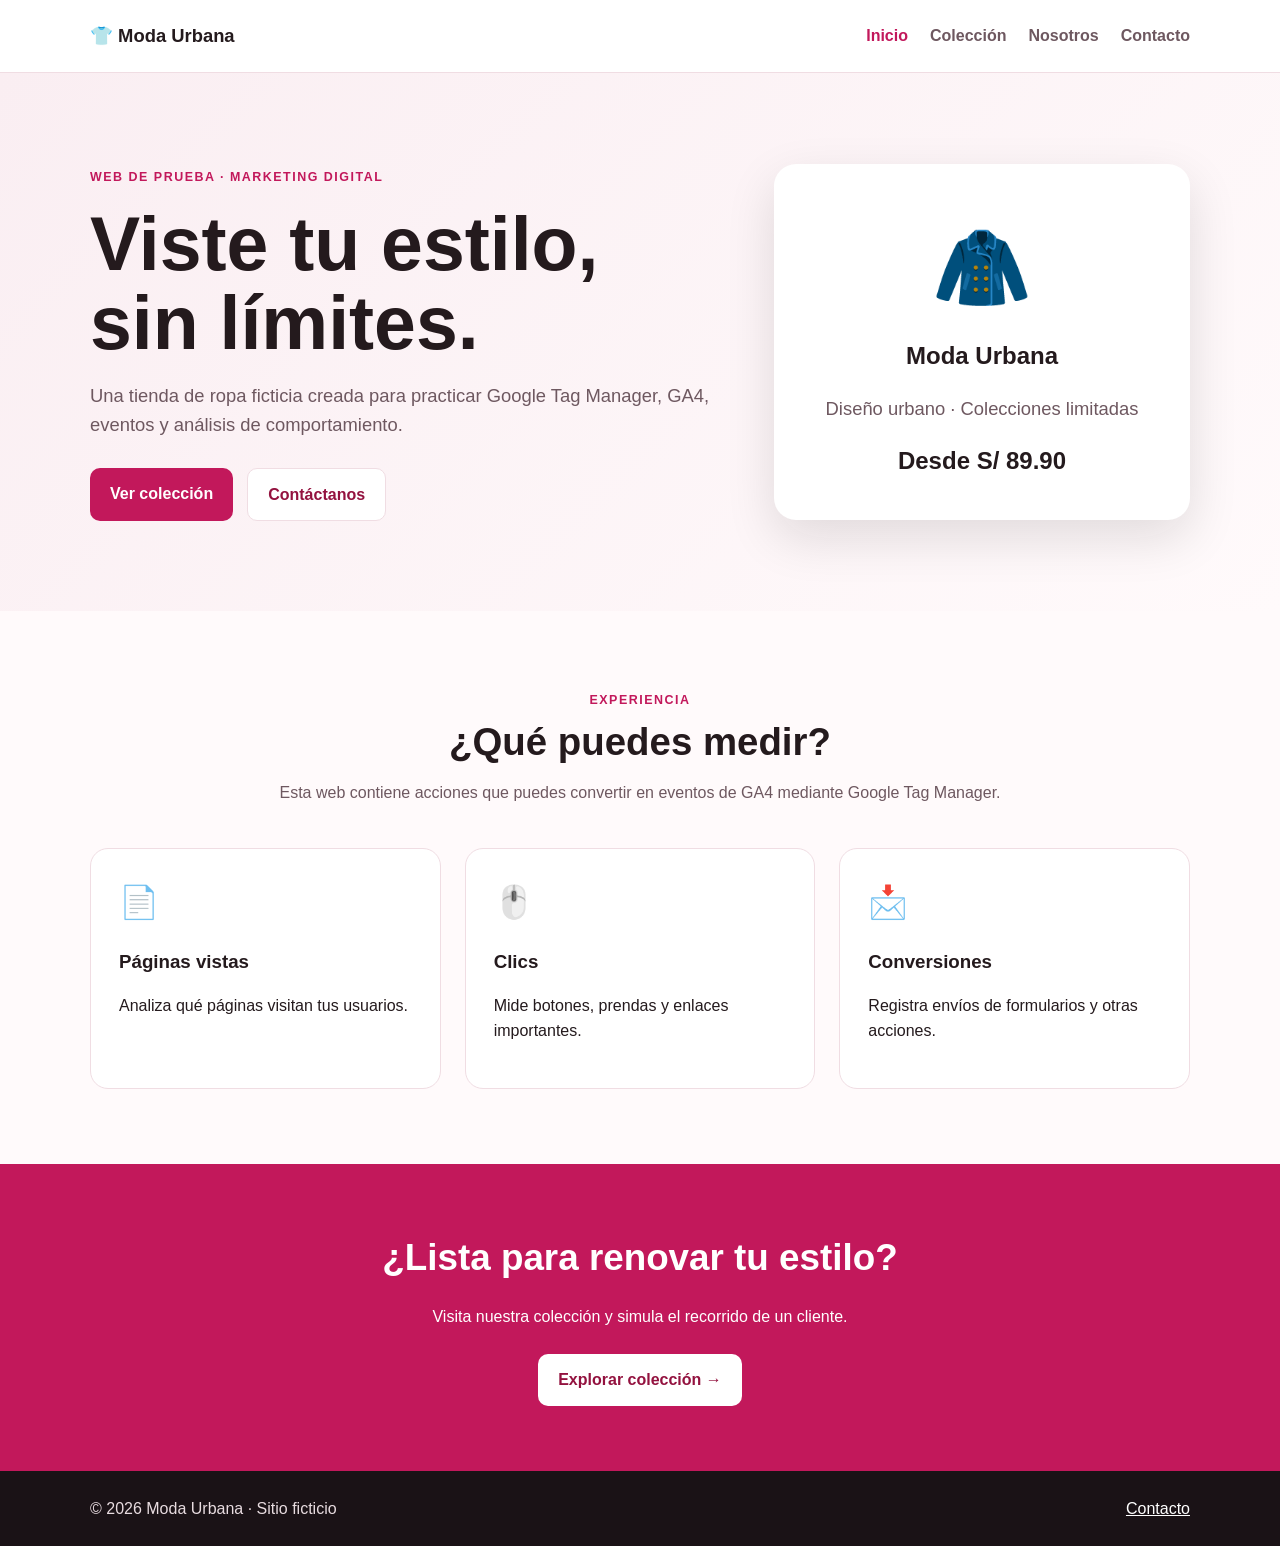
<file: index.html>
<!DOCTYPE html>
<html lang="es">
<head>
  <meta charset="UTF-8">
  <meta name="viewport" content="width=device-width, initial-scale=1.0">
  <title>Moda Urbana | Web de prueba</title>
  <link rel="stylesheet" href="css/style.css">
  <!-- Google Tag Manager -->
<script>(function(w,d,s,l,i){w[l]=w[l]||[];w[l].push({'gtm.start':
new Date().getTime(),event:'gtm.js'});var f=d.getElementsByTagName(s)[0],
j=d.createElement(s),dl=l!='dataLayer'?'&l='+l:'';j.async=true;j.src=
'https://www.googletagmanager.com/gtm.js?id='+i+dl;f.parentNode.insertBefore(j,f);
})(window,document,'script','dataLayer','GTM-5HGTGR7V');</script>
<!-- End Google Tag Manager -->

  <!-- Google tag (gtag.js) -->
<script async src="https://www.googletagmanager.com/gtag/js?id=G-4ZKGRRXCTH"></script>
<script>
  window.dataLayer = window.dataLayer || [];
  function gtag(){dataLayer.push(arguments);}
  gtag('js', new Date());

  gtag('config', 'G-4ZKGRRXCTH');
</script>

</head>
<body>
  <!-- Google Tag Manager (noscript) -->
<noscript><iframe src="https://www.googletagmanager.com/ns.html?id=GTM-5HGTGR7V"
height="0" width="0" style="display:none;visibility:hidden"></iframe></noscript>
<!-- End Google Tag Manager (noscript) -->

<header class="site-header"><nav class="nav container">
<a class="logo" href="index.html">👕 Moda Urbana</a>
<div class="nav-links"><a class="active" href="index.html">Inicio</a><a href="productos.html">Colección</a><a href="nosotros.html">Nosotros</a><a href="contacto.html">Contacto</a></div>
</nav></header>

<main>
  <section class="hero">
    <div class="container hero-content">
      <div>
        <span class="badge">WEB DE PRUEBA · MARKETING DIGITAL</span>
        <h1>Viste tu estilo, sin límites.</h1>
        <p>Una tienda de ropa ficticia creada para practicar Google Tag Manager, GA4, eventos y análisis de comportamiento.</p>
        <div class="actions">
          <a class="btn primary" href="productos.html" id="btn-ver-productos">Ver colección</a>
          <a class="btn secondary" href="contacto.html" id="btn-contacto">Contáctanos</a>
        </div>
      </div>
      <div class="coffee-card">
        <div class="coffee-icon">🧥</div>
        <h2>Moda Urbana</h2>
        <p>Diseño urbano · Colecciones limitadas</p>
        <strong>Desde S/ 89.90</strong>
      </div>
    </div>
  </section>

  <section class="section">
    <div class="container">
      <div class="section-title">
        <span>Experiencia</span>
        <h2>¿Qué puedes medir?</h2>
        <p>Esta web contiene acciones que puedes convertir en eventos de GA4 mediante Google Tag Manager.</p>
      </div>
      <div class="grid three">
        <article class="feature"><div class="feature-icon">📄</div><h3>Páginas vistas</h3><p>Analiza qué páginas visitan tus usuarios.</p></article><article class="feature"><div class="feature-icon">🖱️</div><h3>Clics</h3><p>Mide botones, prendas y enlaces importantes.</p></article><article class="feature"><div class="feature-icon">📩</div><h3>Conversiones</h3><p>Registra envíos de formularios y otras acciones.</p></article>
      </div>
    </div>
  </section>

  <section class="cta">
    <div class="container">
      <h2>¿Lista para renovar tu estilo?</h2>
      <p>Visita nuestra colección y simula el recorrido de un cliente.</p>
      <a class="btn light" href="productos.html" id="btn-explorar">Explorar colección →</a>
    </div>
  </section>
</main>

<footer><div class="container footer-content"><span>© 2026 Moda Urbana · Sitio ficticio</span><a href="contacto.html">Contacto</a></div></footer>
<script src="js/main.js"></script>
</body>
</html>
</file>
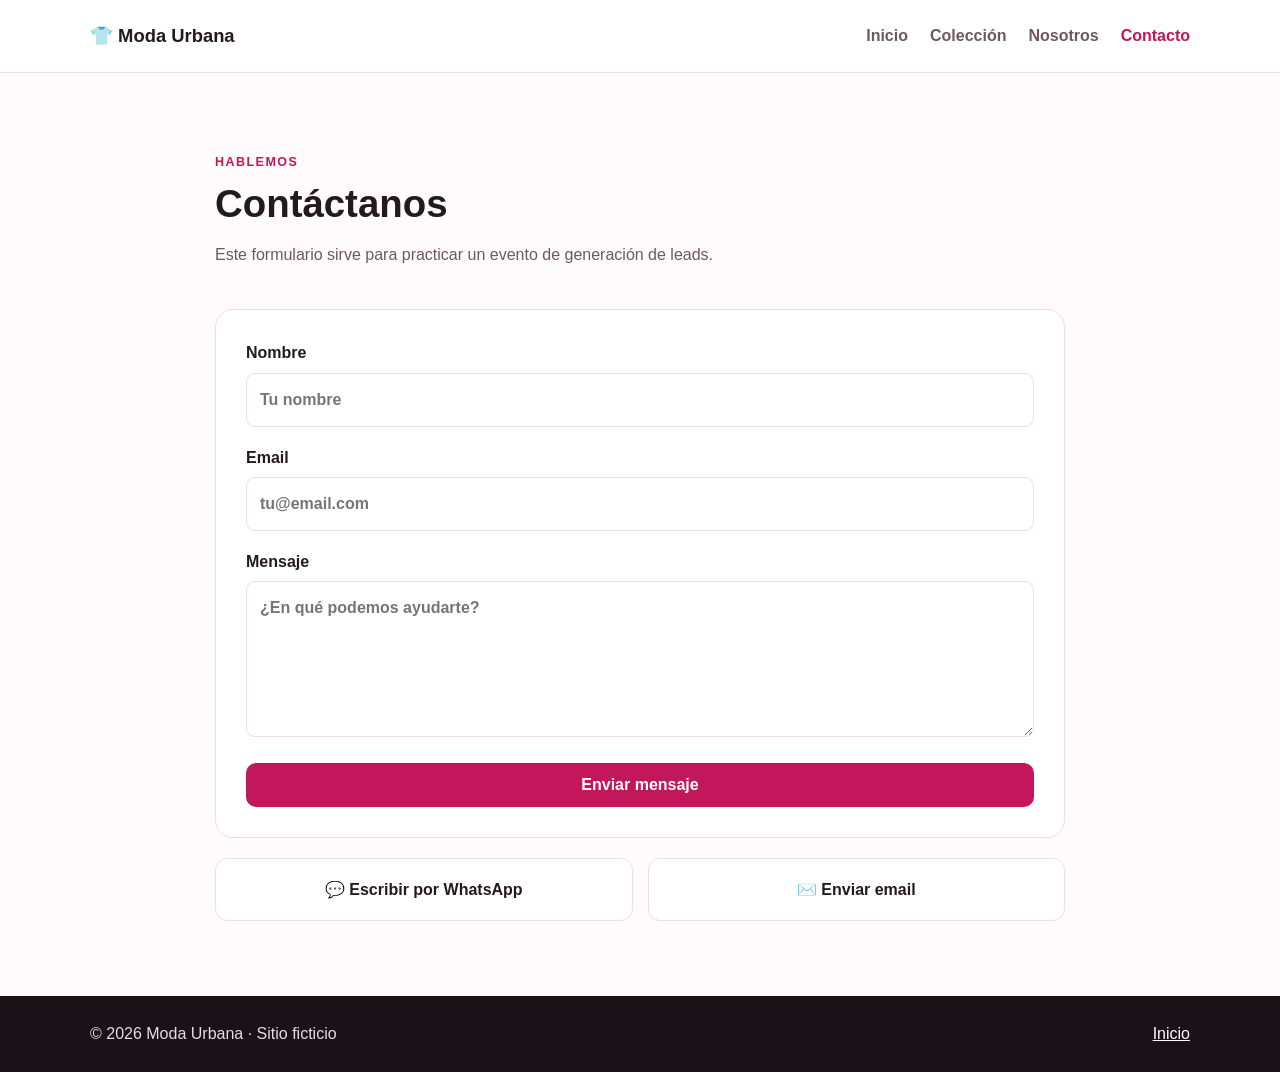
<file: contacto.html>
<!DOCTYPE html>
<html lang="es">
<head>
  <meta charset="UTF-8"><meta name="viewport" content="width=device-width, initial-scale=1.0">
  <title>Contacto | Moda Urbana</title><link rel="stylesheet" href="css/style.css">
  <!-- Google Tag Manager -->
<script>(function(w,d,s,l,i){w[l]=w[l]||[];w[l].push({'gtm.start':
new Date().getTime(),event:'gtm.js'});var f=d.getElementsByTagName(s)[0],
j=d.createElement(s),dl=l!='dataLayer'?'&l='+l:'';j.async=true;j.src=
'https://www.googletagmanager.com/gtm.js?id='+i+dl;f.parentNode.insertBefore(j,f);
})(window,document,'script','dataLayer','GTM-5HGTGR7V');</script>
<!-- End Google Tag Manager -->

  <!-- Google tag (gtag.js) -->
<script async src="https://www.googletagmanager.com/gtag/js?id=G-4ZKGRRXCTH"></script>
<script>
  window.dataLayer = window.dataLayer || [];
  function gtag(){dataLayer.push(arguments);}
  gtag('js', new Date());

  gtag('config', 'G-4ZKGRRXCTH');
</script>

</head>
<body>
  <!-- Google Tag Manager (noscript) -->
<noscript><iframe src="https://www.googletagmanager.com/ns.html?id=GTM-5HGTGR7V"
height="0" width="0" style="display:none;visibility:hidden"></iframe></noscript>
<!-- End Google Tag Manager (noscript) -->

<header class="site-header"><nav class="nav container">
<a class="logo" href="index.html">👕 Moda Urbana</a>
<div class="nav-links"><a href="index.html">Inicio</a><a href="productos.html">Colección</a><a href="nosotros.html">Nosotros</a><a class="active" href="contacto.html">Contacto</a></div>
</nav></header>
<main class="section">
<div class="container narrow">
<div class="section-title left"><span>Hablemos</span><h1>Contáctanos</h1><p>Este formulario sirve para practicar un evento de generación de leads.</p></div>
<form id="contact-form" class="contact-form">
<label>Nombre<input type="text" name="nombre" required placeholder="Tu nombre"></label>
<label>Email<input type="email" name="email" required placeholder="tu@email.com"></label>
<label>Mensaje<textarea name="mensaje" rows="5" required placeholder="¿En qué podemos ayudarte?"></textarea></label>
<button class="btn primary" type="submit" id="btn-enviar-formulario">Enviar mensaje</button>
</form>
<div id="form-success" class="success" hidden>¡Mensaje enviado! (Simulación para el taller.)</div>
<div class="contact-options">
<a href="https://wa.me/51999999992" target="_blank" rel="noopener" id="btn-whatsapp" class="option">💬 Escribir por WhatsApp</a>
<a href="mailto:contacto@modaurbana.test" id="btn-email" class="option">✉️ Enviar email</a>
</div>
</div>
</main>
<footer><div class="container footer-content"><span>© 2026 Moda Urbana · Sitio ficticio</span><a href="index.html">Inicio</a></div></footer>
<script src="js/main.js"></script>
</body>
</html>
</file>
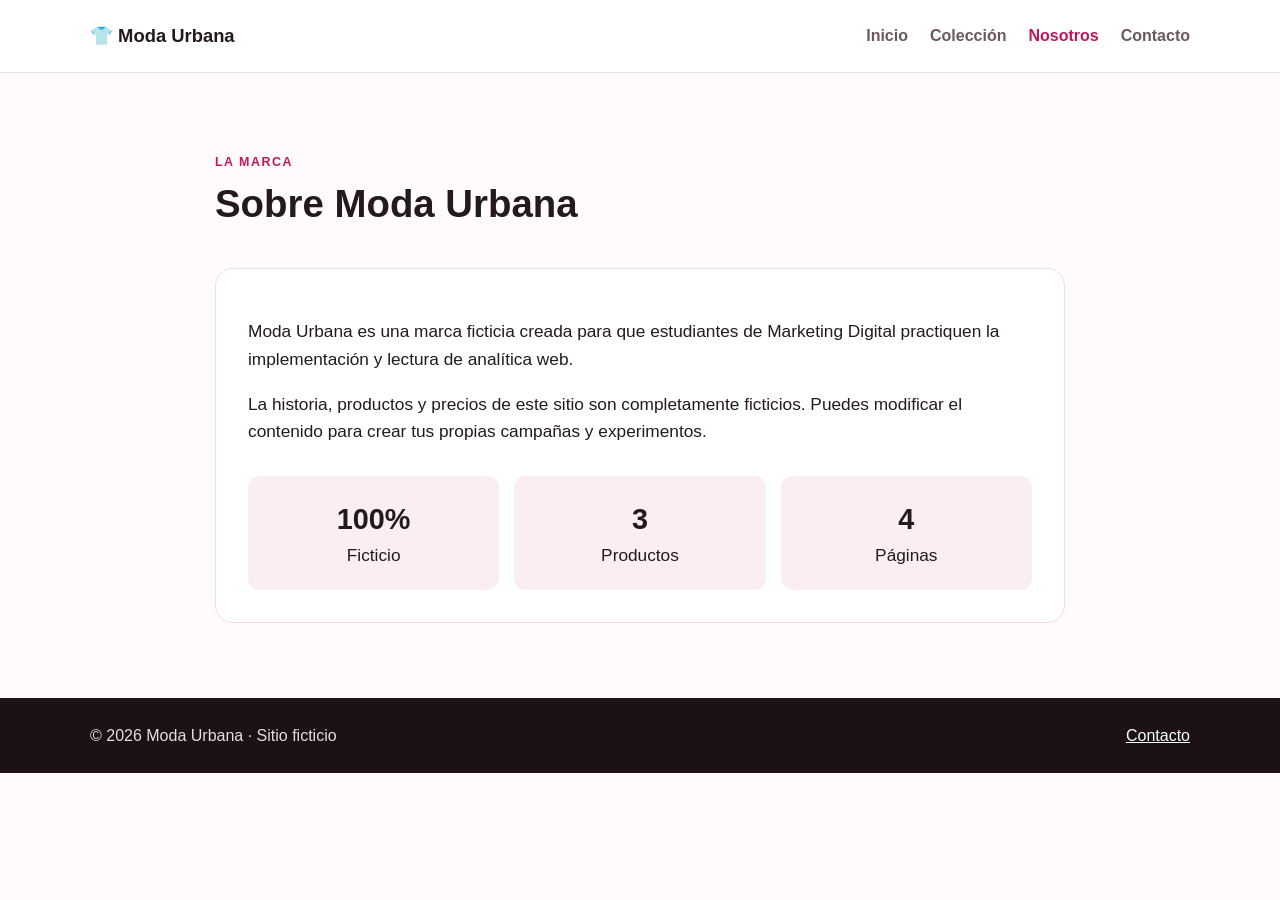
<file: nosotros.html>
<!DOCTYPE html>
<html lang="es">
<head>
  <meta charset="UTF-8"><meta name="viewport" content="width=device-width, initial-scale=1.0">
  <title>Nosotros | Moda Urbana</title><link rel="stylesheet" href="css/style.css">
  <!-- Google Tag Manager -->
<script>(function(w,d,s,l,i){w[l]=w[l]||[];w[l].push({'gtm.start':
new Date().getTime(),event:'gtm.js'});var f=d.getElementsByTagName(s)[0],
j=d.createElement(s),dl=l!='dataLayer'?'&l='+l:'';j.async=true;j.src=
'https://www.googletagmanager.com/gtm.js?id='+i+dl;f.parentNode.insertBefore(j,f);
})(window,document,'script','dataLayer','GTM-5HGTGR7V');</script>
<!-- End Google Tag Manager -->

  <!-- Google tag (gtag.js) -->
<script async src="https://www.googletagmanager.com/gtag/js?id=G-4ZKGRRXCTH"></script>
<script>
  window.dataLayer = window.dataLayer || [];
  function gtag(){dataLayer.push(arguments);}
  gtag('js', new Date());

  gtag('config', 'G-4ZKGRRXCTH');
</script>

</head>
<body>
  <!-- Google Tag Manager (noscript) -->
<noscript><iframe src="https://www.googletagmanager.com/ns.html?id=GTM-5HGTGR7V"
height="0" width="0" style="display:none;visibility:hidden"></iframe></noscript>
<!-- End Google Tag Manager (noscript) -->


<header class="site-header"><nav class="nav container">
<a class="logo" href="index.html">👕 Moda Urbana</a>
<div class="nav-links"><a href="index.html">Inicio</a><a href="productos.html">Colección</a><a class="active" href="nosotros.html">Nosotros</a><a href="contacto.html">Contacto</a></div>
</nav></header>
<main class="section">
<div class="container narrow">
<div class="section-title left"><span>La marca</span><h1>Sobre Moda Urbana</h1></div>
<div class="story"><p>Moda Urbana es una marca ficticia creada para que estudiantes de Marketing Digital practiquen la implementación y lectura de analítica web.</p>
<p>La historia, productos y precios de este sitio son completamente ficticios. Puedes modificar el contenido para crear tus propias campañas y experimentos.</p>
<div class="stats"><div><strong>100%</strong><span>Ficticio</span></div><div><strong>3</strong><span>Productos</span></div><div><strong>4</strong><span>Páginas</span></div></div></div>
</div>
</main>
<footer><div class="container footer-content"><span>© 2026 Moda Urbana · Sitio ficticio</span><a href="contacto.html">Contacto</a></div></footer>
<script src="js/main.js"></script>
</body>
</html>
</file>
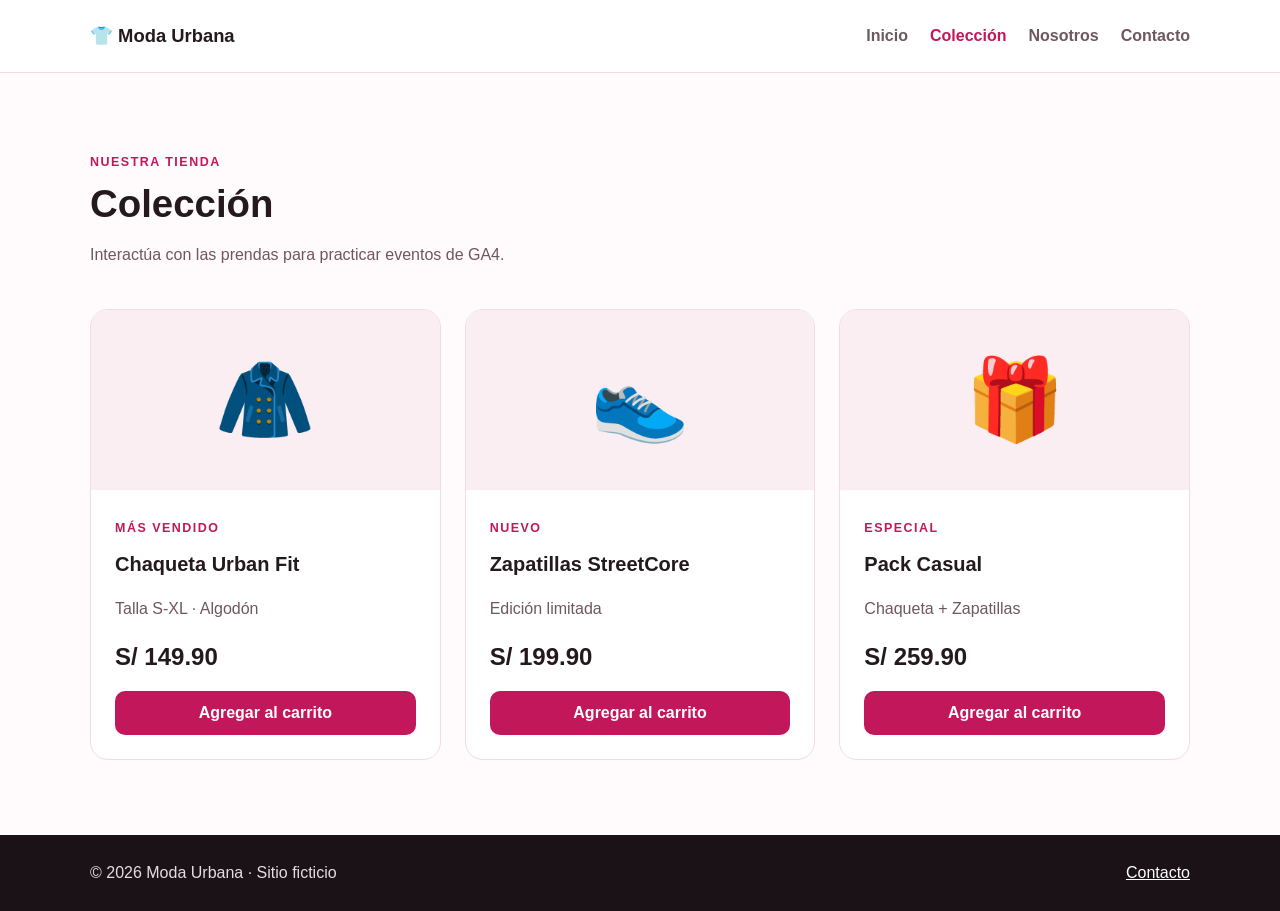
<file: productos.html>
<!DOCTYPE html>
<html lang="es">
<head>
  <meta charset="UTF-8">
  <meta name="viewport" content="width=device-width, initial-scale=1.0">
  <title>Colección | Moda Urbana</title>
  <link rel="stylesheet" href="css/style.css">

  <!-- Google Tag Manager -->
<script>(function(w,d,s,l,i){w[l]=w[l]||[];w[l].push({'gtm.start':
new Date().getTime(),event:'gtm.js'});var f=d.getElementsByTagName(s)[0],
j=d.createElement(s),dl=l!='dataLayer'?'&l='+l:'';j.async=true;j.src=
'https://www.googletagmanager.com/gtm.js?id='+i+dl;f.parentNode.insertBefore(j,f);
})(window,document,'script','dataLayer','GTM-5HGTGR7V');</script>
<!-- End Google Tag Manager -->

  <!-- Google tag (gtag.js) -->
<script async src="https://www.googletagmanager.com/gtag/js?id=G-4ZKGRRXCTH"></script>
<script>
  window.dataLayer = window.dataLayer || [];
  function gtag(){dataLayer.push(arguments);}
  gtag('js', new Date());

  gtag('config', 'G-4ZKGRRXCTH');
</script>

</head>
<body>
  <!-- Google Tag Manager (noscript) -->
<noscript><iframe src="https://www.googletagmanager.com/ns.html?id=GTM-5HGTGR7V"
height="0" width="0" style="display:none;visibility:hidden"></iframe></noscript>
<!-- End Google Tag Manager (noscript) -->


<header class="site-header"><nav class="nav container">
<a class="logo" href="index.html">👕 Moda Urbana</a>
<div class="nav-links"><a href="index.html">Inicio</a><a class="active" href="productos.html">Colección</a><a href="nosotros.html">Nosotros</a><a href="contacto.html">Contacto</a></div>
</nav></header>

<main class="section">
  <div class="container">
    <div class="section-title left">
      <span>Nuestra tienda</span><h1>Colección</h1>
      <p>Interactúa con las prendas para practicar eventos de GA4.</p>
    </div>
    <div class="grid three">
      <article class="product-card">
        <div class="product-image">🧥</div><div class="product-body">
        <span class="tag">Más vendido</span><h2>Chaqueta Urban Fit</h2><p>Talla S-XL · Algodón</p><div class="price">S/ 149.90</div>
        <button class="btn primary product-btn" data-product="Chaqueta Urban Fit" data-price="149.90">Agregar al carrito</button>
        </div>
      </article>
      <article class="product-card">
        <div class="product-image">👟</div><div class="product-body">
        <span class="tag">Nuevo</span><h2>Zapatillas StreetCore</h2><p>Edición limitada</p><div class="price">S/ 199.90</div>
        <button class="btn primary product-btn" data-product="Zapatillas StreetCore" data-price="199.90">Agregar al carrito</button>
        </div>
      </article>
      <article class="product-card">
        <div class="product-image">🎁</div><div class="product-body">
        <span class="tag">Especial</span><h2>Pack Casual</h2><p>Chaqueta + Zapatillas</p><div class="price">S/ 259.90</div>
        <button class="btn primary product-btn" data-product="Pack Casual" data-price="259.90">Agregar al carrito</button>
        </div>
      </article>
    </div>
    <div id="message" class="message" aria-live="polite"></div>
  </div>
</main>
<footer><div class="container footer-content"><span>© 2026 Moda Urbana · Sitio ficticio</span><a href="contacto.html">Contacto</a></div></footer>
<script src="js/main.js"></script>
</body>
</html>
</file>
<file: css/style.css>
*{box-sizing:border-box}html{scroll-behavior:smooth}body{margin:0;font-family:Arial,Helvetica,sans-serif;color:#241a1d;background:#fffafb;line-height:1.6}.container{width:min(1100px,92%);margin:auto}.narrow{max-width:850px}.site-header{background:#fff;border-bottom:1px solid #f0dde3;position:sticky;top:0;z-index:10}.nav{min-height:72px;display:flex;align-items:center;justify-content:space-between;gap:20px}.logo{font-weight:800;font-size:1.15rem;color:#241a1d;text-decoration:none}.nav-links{display:flex;gap:22px}.nav-links a{color:#6e5860;text-decoration:none;font-weight:600}.nav-links a:hover,.nav-links .active{color:#c2185b}.hero{background:linear-gradient(135deg,#faeef2,#fffafb);padding:90px 0}.hero-content{display:grid;grid-template-columns:1.5fr 1fr;gap:60px;align-items:center}.badge,.section-title span,.tag{font-size:.78rem;font-weight:800;letter-spacing:.12em;text-transform:uppercase;color:#c2185b}.hero h1{font-size:clamp(2.5rem,6vw,4.7rem);line-height:1.05;margin:16px 0}.hero p{font-size:1.15rem;max-width:650px;color:#6e5860}.actions{display:flex;gap:14px;flex-wrap:wrap;margin-top:28px}.btn{display:inline-block;border:0;border-radius:10px;padding:13px 20px;font-weight:800;text-decoration:none;cursor:pointer;font-size:1rem}.primary{background:#c2185b;color:#fff}.primary:hover{background:#93123f}.secondary{background:#fff;color:#93123f;border:1px solid #f0dde3}.light{background:#fff;color:#93123f}.coffee-card{background:#ffffff;border-radius:22px;padding:40px;text-align:center;box-shadow:0 18px 50px rgba(20,20,20,.12)}.coffee-icon{font-size:5rem}.coffee-card h2{margin:5px 0}.coffee-card strong{display:block;margin-top:18px;font-size:1.5rem}.section{padding:75px 0}.section-title{text-align:center;margin-bottom:42px}.section-title.left{text-align:left}.section-title h1,.section-title h2{font-size:2.4rem;line-height:1.15;margin:8px 0}.section-title p{color:#6e5860}.grid{display:grid;gap:24px}.three{grid-template-columns:repeat(3,1fr)}.feature,.product-card,.story,.contact-form{background:#ffffff;border:1px solid #f0dde3;border-radius:18px}.feature{padding:28px}.feature-icon{font-size:2rem}.feature h3{margin-bottom:5px}.product-card{overflow:hidden}.product-image{height:180px;background:#faeef2;display:flex;align-items:center;justify-content:center;font-size:5rem}.product-body{padding:24px}.product-body h2{font-size:1.25rem;margin:8px 0}.product-body p{color:#6e5860}.price{font-size:1.5rem;font-weight:800;margin:15px 0}.product-btn{width:100%}.message{margin-top:25px;padding:15px;border-radius:10px;background:#faeef2;display:none}.message.show{display:block}.cta{padding:65px 0;text-align:center;background:#c2185b;color:#fff}.cta h2{font-size:2.3rem;margin:0 0 8px}.cta p{margin-bottom:25px}.story{padding:32px;font-size:1.08rem}.stats{display:grid;grid-template-columns:repeat(3,1fr);gap:15px;margin-top:30px}.stats div{background:#faeef2;border-radius:12px;padding:20px;text-align:center}.stats strong,.stats span{display:block}.stats strong{font-size:1.8rem}.contact-form{padding:30px;display:grid;gap:18px}.contact-form label{font-weight:700}.contact-form input,.contact-form textarea{width:100%;margin-top:7px;padding:13px;border:1px solid #f0dde3;border-radius:9px;font:inherit}.success{margin-top:20px;background:#e7f3e8;padding:15px;border-radius:10px;color:#286238}.contact-options{display:grid;grid-template-columns:1fr 1fr;gap:15px;margin-top:20px}.option{background:#ffffff;border:1px solid #f0dde3;border-radius:12px;padding:18px;text-decoration:none;color:#241a1d;text-align:center;font-weight:700}footer{background:#1a1216;color:#e8dce0;padding:25px 0}.footer-content{display:flex;justify-content:space-between;gap:15px}.footer-content a{color:#fff}@media(max-width:750px){.hero-content,.three{grid-template-columns:1fr}.nav{flex-direction:column;padding:15px 0}.nav-links{flex-wrap:wrap;justify-content:center;gap:12px}.hero{padding:55px 0}.contact-options,.stats{grid-template-columns:1fr}.footer-content{flex-direction:column}}
</file>
